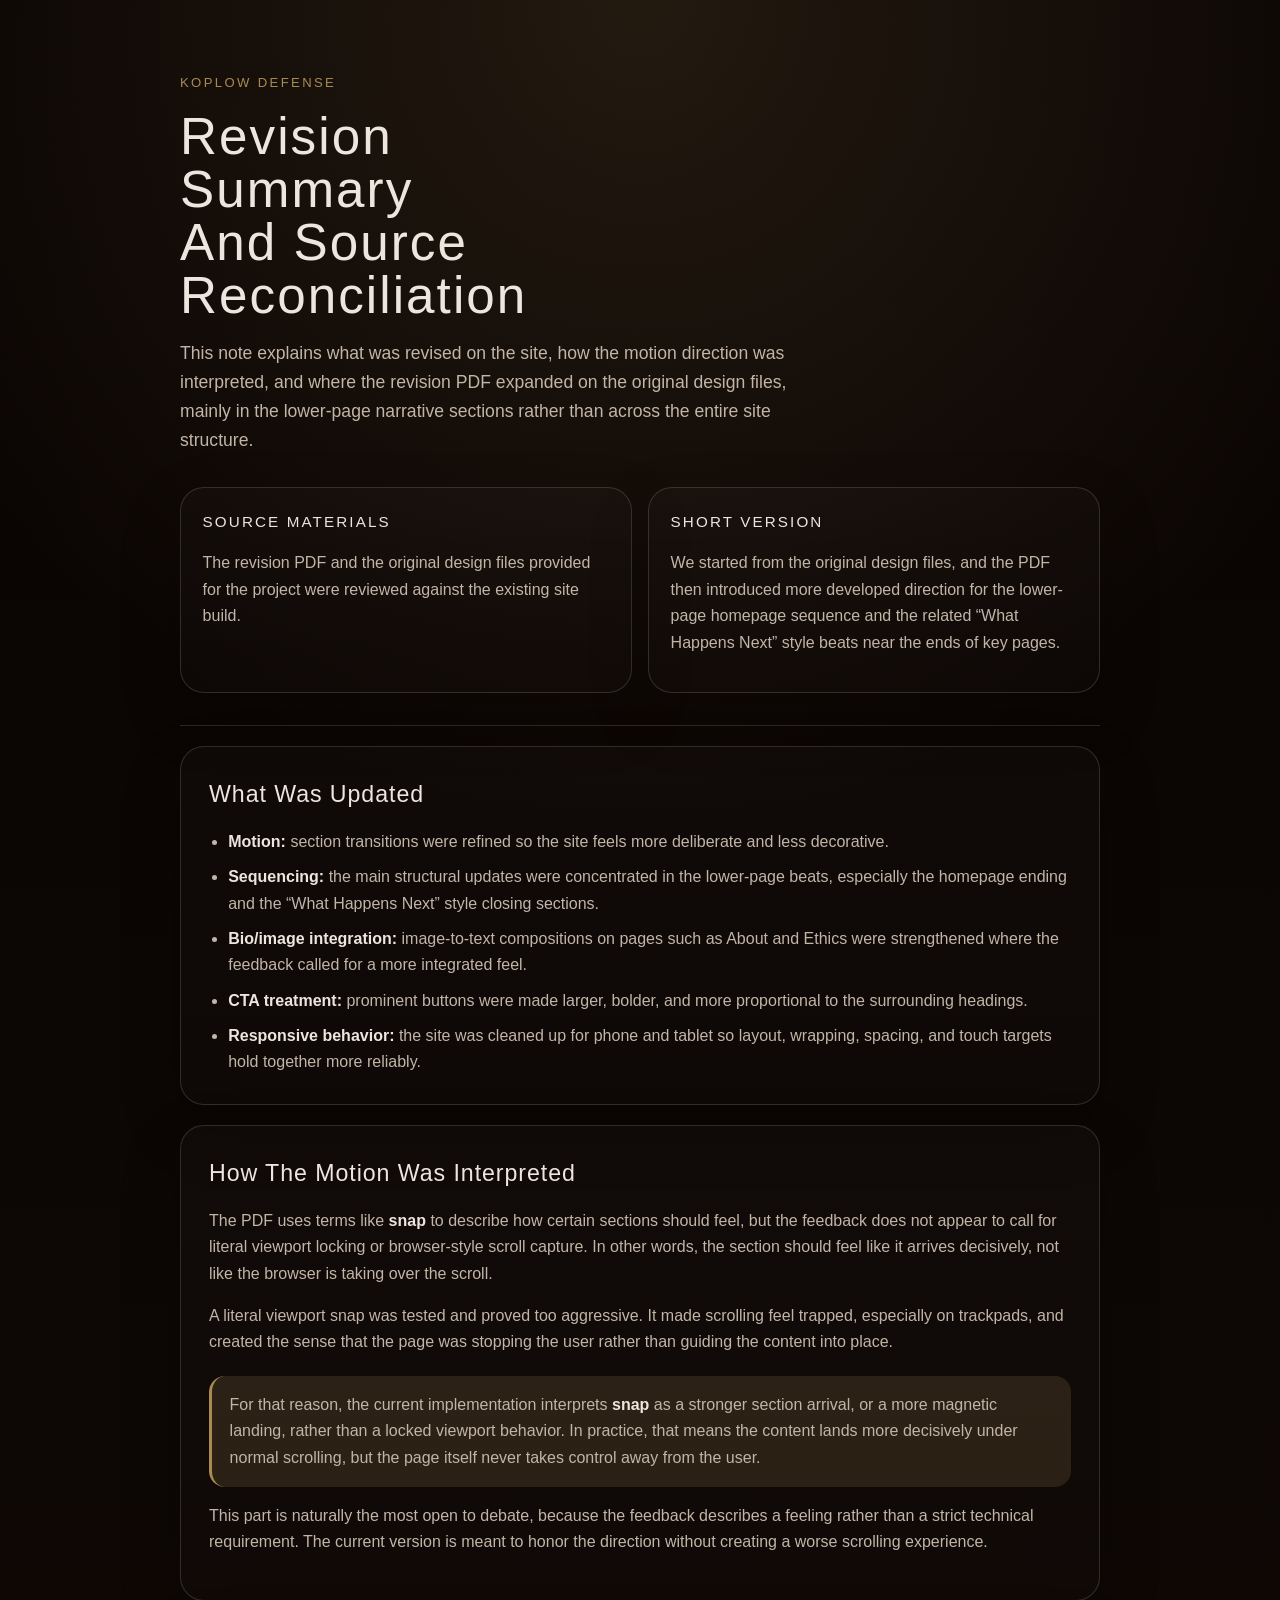
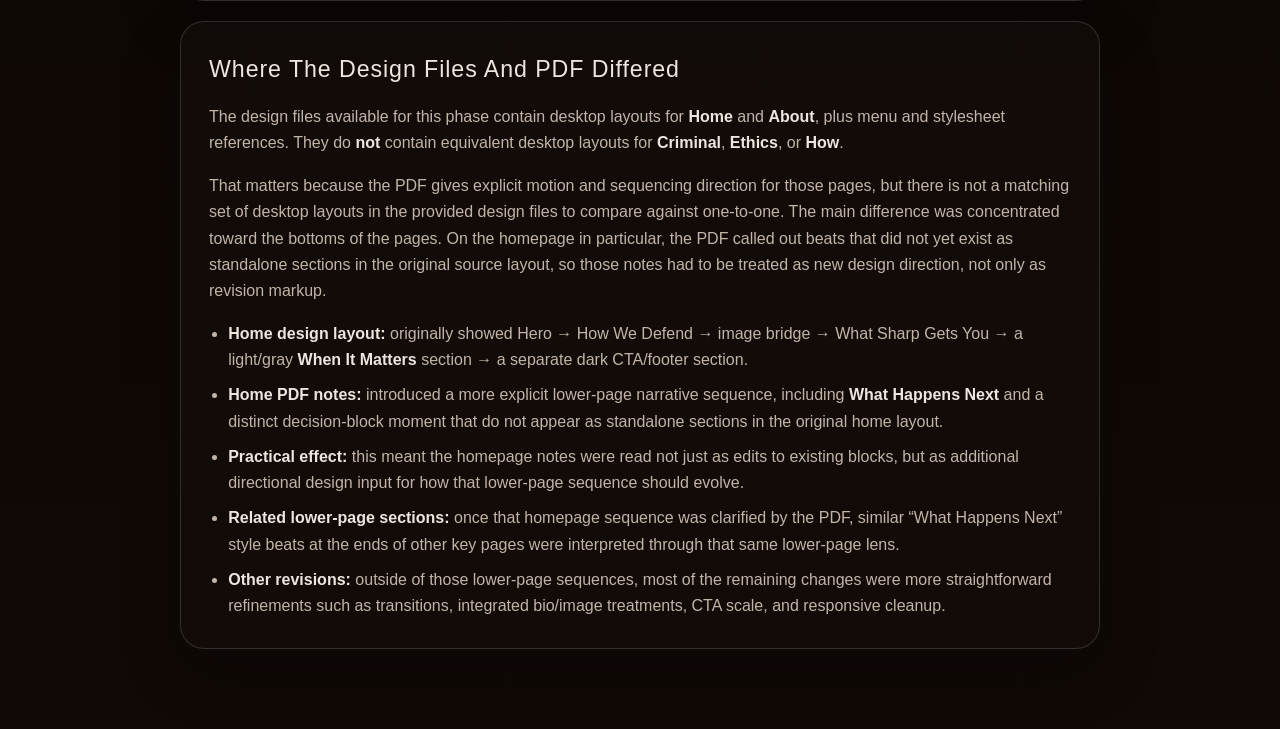
<file: docs/client-revision-summary-2026-05-18.html>
<!DOCTYPE html>
<html lang="en">
  <head>
    <meta charset="UTF-8" />
    <meta name="viewport" content="width=device-width, initial-scale=1.0" />
    <title>Koplow Defense Revision Summary</title>
    <style>
      :root {
        --bg: #0a0604;
        --panel: #17110d;
        --panel-soft: #201913;
        --text: #ede5de;
        --muted: #c2b5a8;
        --rule: rgba(255, 255, 255, 0.14);
        --accent: #a98a52;
        --accent-soft: rgba(169, 138, 82, 0.18);
        --max: 920px;
      }

      * {
        box-sizing: border-box;
      }

      body {
        margin: 0;
        font-family: "Helvetica Neue", Helvetica, Arial, sans-serif;
        background:
          radial-gradient(circle at top, rgba(169, 138, 82, 0.16), transparent 34%),
          linear-gradient(180deg, #090403 0%, #100906 100%);
        color: var(--text);
        line-height: 1.65;
      }

      main {
        width: min(calc(100% - 2rem), var(--max));
        margin: 0 auto;
        padding: 4.5rem 0 5rem;
      }

      .eyebrow {
        margin: 0 0 1rem;
        color: var(--accent);
        letter-spacing: 0.18em;
        font-size: 0.82rem;
        text-transform: uppercase;
      }

      h1,
      h2,
      h3 {
        font-weight: 500;
        letter-spacing: 0.04em;
        margin: 0;
      }

      h1 {
        font-size: clamp(2.35rem, 4vw, 4.15rem);
        line-height: 1.04;
        max-width: 12ch;
        margin-bottom: 1rem;
      }

      h2 {
        font-size: clamp(1.15rem, 2vw, 1.45rem);
        margin-bottom: 1rem;
      }

      p,
      li {
        color: var(--muted);
        font-size: 1rem;
      }

      .lede {
        font-size: 1.1rem;
        max-width: 62ch;
        margin: 0 0 2rem;
      }

      .intro {
        padding: 0 0 2rem;
        border-bottom: 1px solid var(--rule);
      }

      .cards {
        display: grid;
        gap: 1rem;
        grid-template-columns: repeat(2, minmax(0, 1fr));
        margin: 2rem 0 0;
      }

      .card,
      .section {
        background: linear-gradient(180deg, rgba(255, 255, 255, 0.02), rgba(255, 255, 255, 0.01));
        border: 1px solid var(--rule);
        border-radius: 1.5rem;
        box-shadow: 0 24px 60px rgba(0, 0, 0, 0.22);
      }

      .card {
        padding: 1.35rem 1.35rem 1.25rem;
      }

      .card h3 {
        font-size: 0.95rem;
        color: var(--text);
        letter-spacing: 0.14em;
        text-transform: uppercase;
        margin-bottom: 0.55rem;
      }

      .section {
        padding: 1.75rem;
        margin-top: 1.25rem;
      }

      ul,
      ol {
        margin: 0.85rem 0 0;
        padding-left: 1.2rem;
      }

      li + li {
        margin-top: 0.55rem;
      }

      strong {
        color: var(--text);
        font-weight: 600;
      }

      .callout {
        margin-top: 1.25rem;
        padding: 1rem 1.1rem;
        border-left: 3px solid var(--accent);
        background: var(--accent-soft);
        border-radius: 1rem;
      }

      .callout p {
        margin: 0;
      }

      .foot {
        margin-top: 2rem;
        padding-top: 1.5rem;
        border-top: 1px solid var(--rule);
        font-size: 0.94rem;
      }

      .foot p {
        margin: 0.35rem 0 0;
      }

      @media (max-width: 820px) {
        main {
          width: min(calc(100% - 1.5rem), var(--max));
          padding: 3rem 0 3.5rem;
        }

        .cards {
          grid-template-columns: 1fr;
        }

        .section,
        .card {
          border-radius: 1.15rem;
        }
      }

      @media (max-width: 480px) {
        .section,
        .card {
          padding: 1.2rem;
        }
      }
    </style>
  </head>
  <body>
    <main>
      <section class="intro">
        <p class="eyebrow">Koplow Defense</p>
        <h1>Revision Summary And Source Reconciliation</h1>
        <p class="lede">
          This note explains what was revised on the site, how the motion direction was interpreted,
          and where the revision PDF expanded on the original design files, mainly in the lower-page
          narrative sections rather than across the entire site structure.
        </p>

        <div class="cards">
          <article class="card">
            <h3>Source Materials</h3>
            <p>The revision PDF and the original design files provided for the project were reviewed against the existing site build.</p>
          </article>
          <article class="card">
            <h3>Short Version</h3>
            <p>We started from the original design files, and the PDF then introduced more developed direction for the lower-page homepage sequence and the related “What Happens Next” style beats near the ends of key pages.</p>
          </article>
        </div>
      </section>

      <section class="section">
        <h2>What Was Updated</h2>
        <ul>
          <li><strong>Motion:</strong> section transitions were refined so the site feels more deliberate and less decorative.</li>
          <li><strong>Sequencing:</strong> the main structural updates were concentrated in the lower-page beats, especially the homepage ending and the “What Happens Next” style closing sections.</li>
          <li><strong>Bio/image integration:</strong> image-to-text compositions on pages such as About and Ethics were strengthened where the feedback called for a more integrated feel.</li>
          <li><strong>CTA treatment:</strong> prominent buttons were made larger, bolder, and more proportional to the surrounding headings.</li>
          <li><strong>Responsive behavior:</strong> the site was cleaned up for phone and tablet so layout, wrapping, spacing, and touch targets hold together more reliably.</li>
        </ul>
      </section>

      <section class="section">
        <h2>How The Motion Was Interpreted</h2>
        <p>
          The PDF uses terms like <strong>snap</strong> to describe how certain sections should feel, but the
          feedback does not appear to call for literal viewport locking or browser-style scroll capture.
          In other words, the section should feel like it arrives decisively, not like the browser is taking over the scroll.
        </p>
        <p>
          A literal viewport snap was tested and proved too aggressive. It made scrolling feel trapped,
          especially on trackpads, and created the sense that the page was stopping the user rather than
          guiding the content into place.
        </p>
        <div class="callout">
          <p>
            For that reason, the current implementation interprets <strong>snap</strong> as a stronger
            section arrival, or a more magnetic landing, rather than a locked viewport behavior. In practice,
            that means the content lands more decisively under normal scrolling, but the page itself never
            takes control away from the user.
          </p>
        </div>
        <p>
          This part is naturally the most open to debate, because the feedback describes a feeling rather than
          a strict technical requirement. The current version is meant to honor the direction without creating a
          worse scrolling experience.
        </p>
      </section>

      <section class="section">
        <h2>Where The Design Files And PDF Differed</h2>
        <p>
          The design files available for this phase contain desktop layouts for <strong>Home</strong> and
          <strong>About</strong>, plus menu and stylesheet references. They do <strong>not</strong> contain
          equivalent desktop layouts for <strong>Criminal</strong>, <strong>Ethics</strong>, or
          <strong>How</strong>.
        </p>
        <p>
          That matters because the PDF gives explicit motion and sequencing direction for those pages, but there
          is not a matching set of desktop layouts in the provided design files to compare against one-to-one.
          The main difference was concentrated toward the bottoms of the pages. On the homepage in particular,
          the PDF called out beats that did not yet exist as standalone sections in the original source layout,
          so those notes had to be treated as new design direction, not only as revision markup.
        </p>
        <ul>
          <li><strong>Home design layout:</strong> originally showed Hero → How We Defend → image bridge → What Sharp Gets You → a light/gray <strong>When It Matters</strong> section → a separate dark CTA/footer section.</li>
          <li><strong>Home PDF notes:</strong> introduced a more explicit lower-page narrative sequence, including <strong>What Happens Next</strong> and a distinct decision-block moment that do not appear as standalone sections in the original home layout.</li>
          <li><strong>Practical effect:</strong> this meant the homepage notes were read not just as edits to existing blocks, but as additional directional design input for how that lower-page sequence should evolve.</li>
          <li><strong>Related lower-page sections:</strong> once that homepage sequence was clarified by the PDF, similar “What Happens Next” style beats at the ends of other key pages were interpreted through that same lower-page lens.</li>
          <li><strong>Other revisions:</strong> outside of those lower-page sequences, most of the remaining changes were more straightforward refinements such as transitions, integrated bio/image treatments, CTA scale, and responsive cleanup.</li>
        </ul>
      </section>

    </main>
  </body>
</html>
</file>
